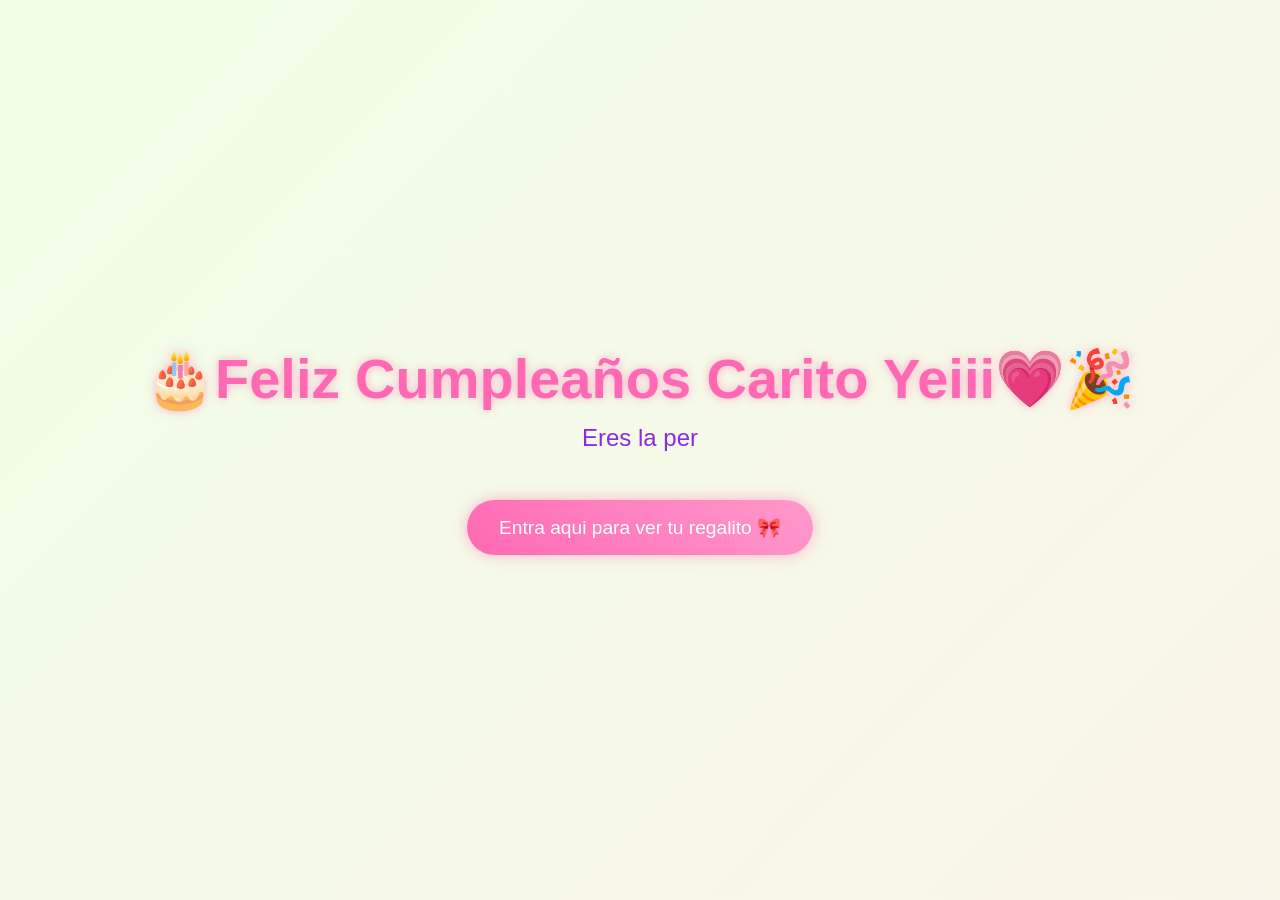
<file: index.html>
<!DOCTYPE html>
<html lang="en">
<head>
    <meta charset="UTF-8">
    <meta name="viewport" content="width=device-width, initial-scale=1.0">
    <title>Cumpleaños Carito</title>
    <script src="https://cdnjs.cloudflare.com/ajax/libs/gsap/3.12.2/gsap.min.js"></script>
    <link rel="stylesheet" href="style.css">

     <link rel="icon" type="image/png" href="foto.png">
    
</head>
<body>
    <!-- <div class="cursor"></div> -->
    <div class="container">
        <h1>🎂Feliz Cumpleaños Carito Yeiii💗🎉</h1>
        <div class="greeting"></div>
        <button class="cta-button">Entra aqui para ver tu regalito 🎀</button>
    </div>

    <script src="script.js">
        
    </script>
</body>
</html>
</file>
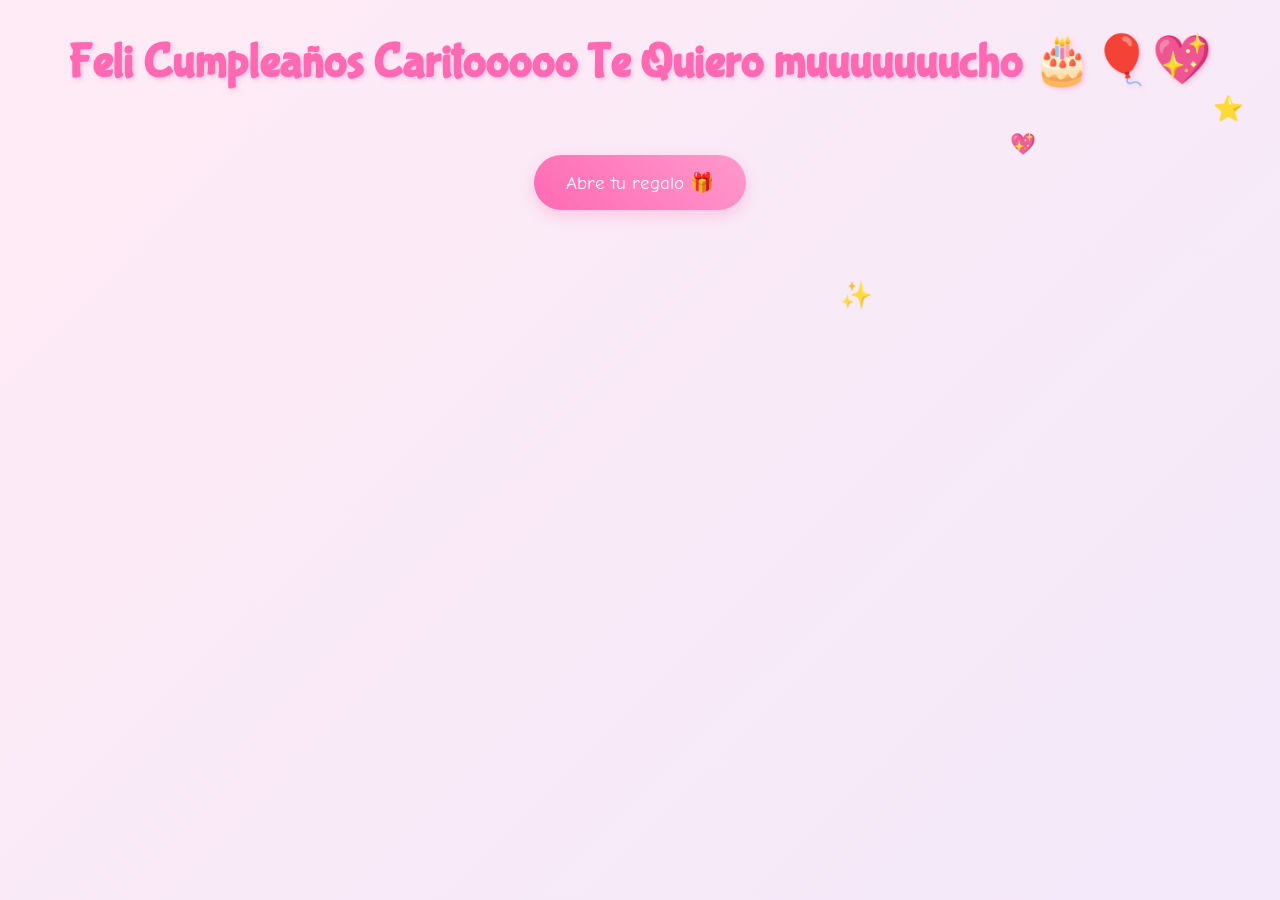
<file: cause.html>
<!DOCTYPE html>
<html lang="en">
<head>
    <meta charset="UTF-8">
    <meta name="viewport" content="width=device-width, initial-scale=1.0">
    <title>Muakk 💖</title>
    <script src="https://cdnjs.cloudflare.com/ajax/libs/gsap/3.12.2/gsap.min.js"></script>
    <link rel="stylesheet" href="./cause.css">
    <style>
       
    </style>
</head>
<body>
    <!-- <div class="custom-cursor">
        <svg viewBox="0 0 24 24">
            <path fill="#ff69b4" d="M12 21.35l-1.45-1.32C5.4 15.36 2 12.28 2 8.5 2 5.42 4.42 3 7.5 3c1.74 0 3.41.81 4.5 2.09C13.09 3.81 14.76 3 16.5 3 19.58 3 22 5.42 22 8.5c0 3.78-3.4 6.86-8.55 11.54L12 21.35z"/>
        </svg>
    </div> -->

    <div class="container">

        <div>
            <h1>Feli Cumpleaños Caritooooo Te Quiero muuuuuuucho 🎂🎈💖</h1>
        </div>

        <div id="reasons-container"></div>
        
        <button class="shuffle-button">Abre tu regalo 🎁</button>
        <div class="reason-counter"></div>

        <!-- <div class="ending-section">
            <div class="teddy-hug">
                <img src="./d1.jpg" alt="Teddy Hug">
            </div>
            <div class="ending-text">You're the BESTEST ! 💖</div>
        </div> -->
    </div>

    <script src="cause.js">
       
    </script>
</body>
</html>
</file>
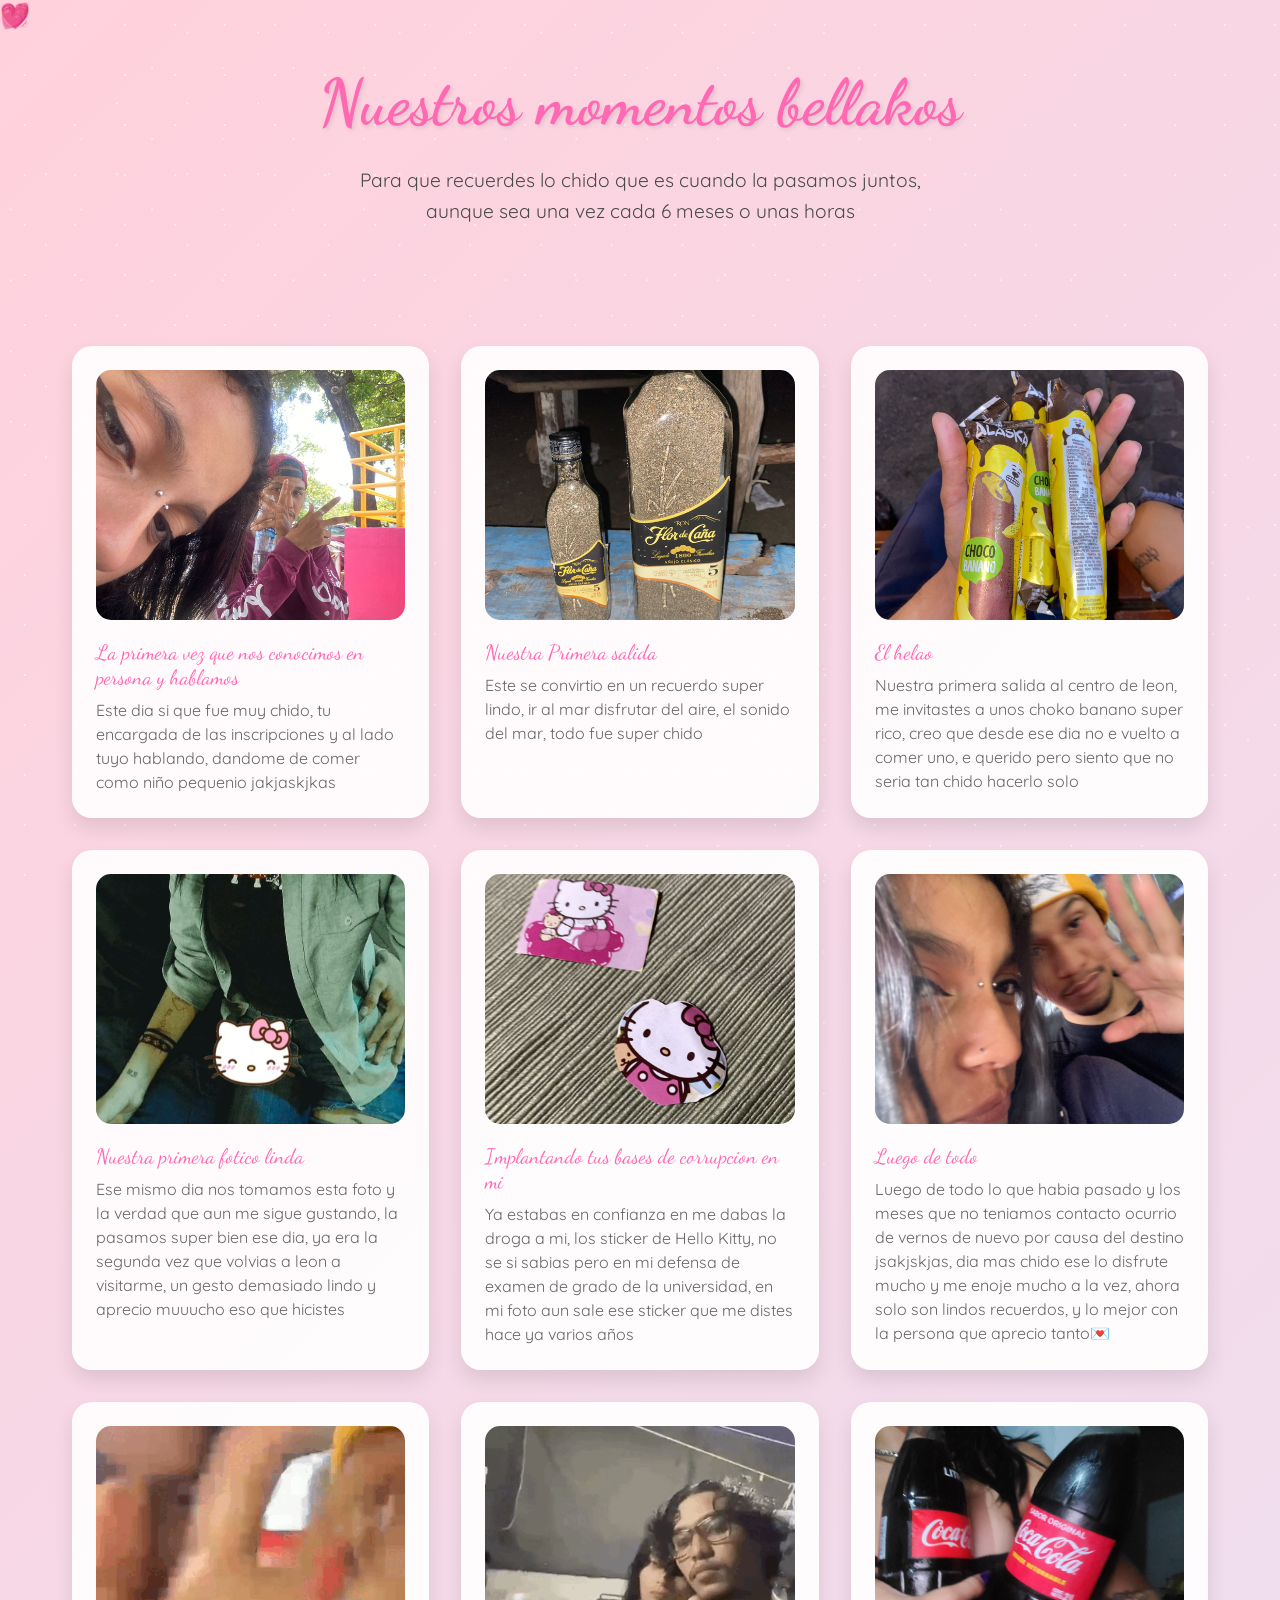
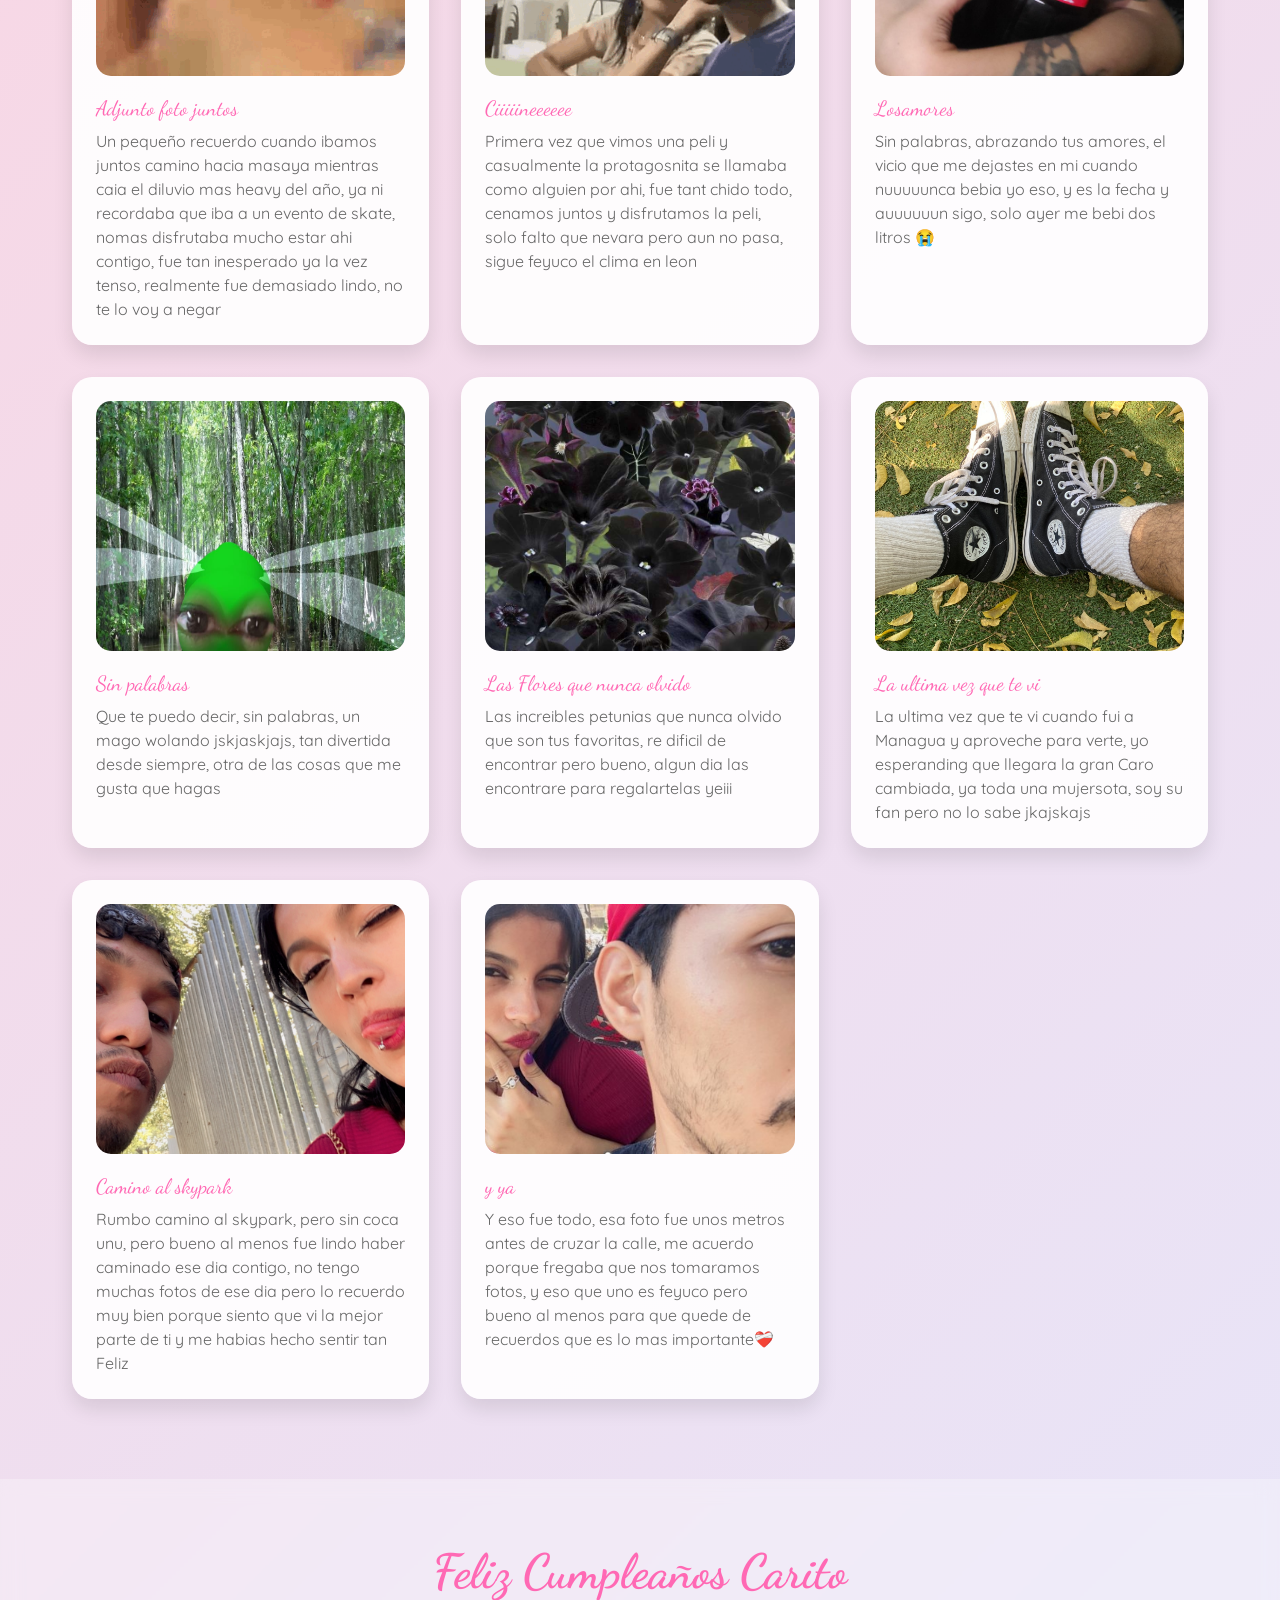
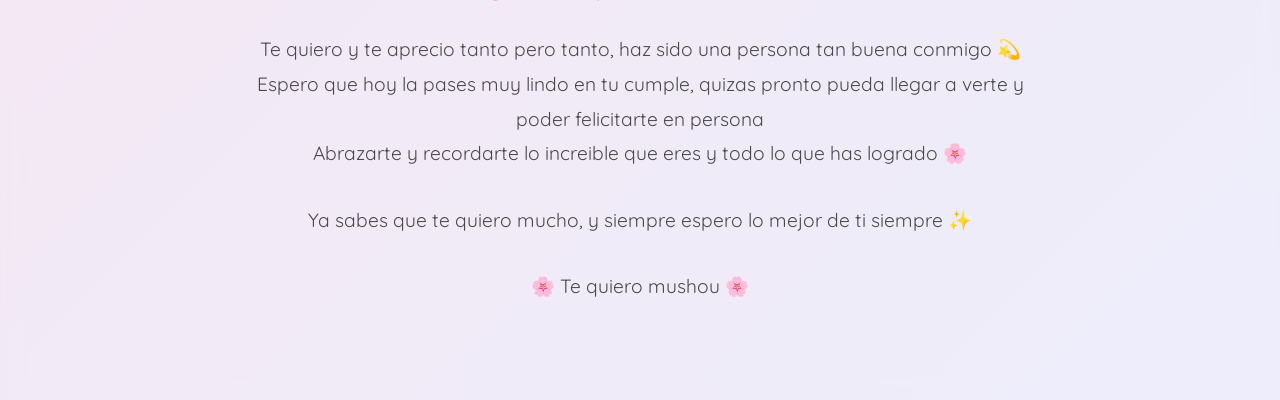
<file: last.html>
<!DOCTYPE html>
<html lang="en">

<head>
    <meta charset="UTF-8">
    <meta name="viewport" content="width=device-width, initial-scale=1.0">
    <title>Nuestros recuerdos Bacanos ✨</title>
    <style>
        @import url('https://fonts.googleapis.com/css2?family=Dancing+Script:wght@700&family=Quicksand:wght@300;400;500;600&display=swap');

        * {
            margin: 0;
            padding: 0;
            box-sizing: border-box;
        }

        body {
            min-height: 100vh;
            background: linear-gradient(135deg,
                    #ffd1dc 0%,
                    #e6e6fa 25%,
                    #ffefd5 50%,
                    #e6e6fa 75%,
                    #ffd1dc 100%);
            background-size: 400% 400%;
            animation: gradientFlow 15s ease infinite;
            font-family: 'Quicksand', sans-serif;
            overflow-x: hidden;
            color: #4a4a4a;
        }

        @keyframes gradientFlow {
            0% {
                background-position: 0% 50%;
            }

            50% {
                background-position: 100% 50%;
            }

            100% {
                background-position: 0% 50%;
            }
        }

        /* Enhanced Sparkle Effect */
        .magic-sparkles {
            position: fixed;
            top: 0;
            left: 0;
            width: 100%;
            height: 100%;
            pointer-events: none;
            z-index: 1;
        }

        .sparkle {
            position: absolute;
            width: 6px;
            height: 6px;
            border-radius: 50%;
            background-color: white;
            animation: twinkle var(--duration, 4s) ease-in-out infinite;
            opacity: 0;
        }

        @keyframes twinkle {

            0%,
            100% {
                opacity: 0;
                transform: scale(0.5);
            }

            50% {
                opacity: 0.8;
                transform: scale(1);
            }
        }

        /* Generate 50 sparkles with different positions and animations */
        .magic-sparkles::before,
        .magic-sparkles::after {
            content: '';
            position: absolute;
            width: 100%;
            height: 100%;
            background-image: radial-gradient(circle, white 1px, transparent 1px);
            background-size: 50px 50px;
            animation: sparkleLayer 8s linear infinite;
            opacity: 0.5;
        }

        .magic-sparkles::after {
            animation-delay: -4s;
            transform: rotate(45deg);
        }

        @keyframes sparkleLayer {
            0% {
                transform: translateY(0);
            }

            100% {
                transform: translateY(-50px);
            }
        }

        /* Floating Hearts */
        .floating-hearts {
            position: fixed;
            width: 100%;
            height: 100%;
            pointer-events: none;
            z-index: 2;
        }

        .heart {
            position: absolute;
            font-size: 1.5rem;
            color: rgba(255, 105, 180, 0.6);
            animation: floatHeart var(--float-duration, 6s) ease-in-out infinite;
            animation-delay: var(--delay, 0s);
        }

        @keyframes floatHeart {
            0% {
                transform: translate(0, 100vh) rotate(0deg);
            }

            100% {
                transform: translate(var(--translate-x, 0), -100vh) rotate(360deg);
            }
        }

        /* Welcome Section */
        .welcome {
            text-align: center;
            padding: 4rem 2rem;
            position: relative;
            z-index: 3;
        }

        .welcome h1 {
            font-family: 'Dancing Script', cursive;
            font-size: 4rem;
            color: #ff69b4;
            text-shadow: 2px 2px 4px rgba(0, 0, 0, 0.1);
            animation: fadeInScale 2s ease;
        }

        .welcome p {
            font-size: 1.2rem;
            max-width: 600px;
            margin: 1.5rem auto;
            line-height: 1.6;
            animation: fadeIn 2s ease 0.5s both;
        }

        /* Enhanced Memory Cards */
        .memory-container {
            max-width: 1200px;
            margin: 0 auto;
            padding: 2rem;
            display: grid;
            grid-template-columns: repeat(auto-fit, minmax(300px, 1fr));
            gap: 2rem;
            z-index: 3;
            position: relative;
        }

        .memory-card {
            background: rgba(255, 255, 255, 0.9);
            border-radius: 20px;
            padding: 1.5rem;
            box-shadow: 0 10px 20px rgba(0, 0, 0, 0.1);
            transition: all 0.5s cubic-bezier(0.4, 0, 0.2, 1);
            position: relative;
            overflow: hidden;
        }

        .memory-card:hover {
            transform: translateY(-10px) scale(1.02);
            box-shadow: 0 15px 30px rgba(0, 0, 0, 0.15);
        }

        .memory-card::before {
            content: '';
            position: absolute;
            top: 0;
            left: 0;
            width: 100%;
            height: 100%;
            background: linear-gradient(45deg, transparent, rgba(255, 255, 255, 0.4), transparent);
            transform: translateX(-100%);
            transition: 0.5s;
        }

        .memory-card:hover::before {
            transform: translateX(100%);
        }

        .memory-img {
            width: 100%;
            height: 250px;
            object-fit: cover;
            border-radius: 15px;
            margin-bottom: 1rem;
            transition: transform 0.5s ease;
        }

        .memory-card:hover .memory-img {
            transform: scale(1.05);
        }

        .memory-date {
            font-family: 'Dancing Script', cursive;
            color: #ff69b4;
            font-size: 1.3rem;
            margin-bottom: 0.5rem;
        }

        .memory-caption {
            font-size: 1rem;
            line-height: 1.5;
            color: #666;
        }

        /* Final Message Section */
        .final-message {
            text-align: center;
            padding: 4rem 2rem;
            background: rgba(255, 255, 255, 0.3);
            backdrop-filter: blur(10px);
            margin-top: 3rem;
            position: relative;
            z-index: 3;
        }

        .final-message h2 {
            font-family: 'Dancing Script', cursive;
            font-size: 3rem;
            color: #ff69b4;
            margin-bottom: 2rem;
            animation: heartbeat 2s infinite;
        }

        @keyframes heartbeat {

            0%,
            100% {
                transform: scale(1);
            }

            50% {
                transform: scale(1.1);
            }
        }

        .final-message p {
            font-size: 1.2rem;
            max-width: 800px;
            margin: 0 auto 2rem;
            line-height: 1.8;
        }

        .goodbye-btn {
            display: inline-block;
            padding: 1rem 2rem;
            font-size: 1.2rem;
            background: linear-gradient(45deg, #ff69b4, #da70d6);
            color: white;
            border: none;
            border-radius: 50px;
            cursor: pointer;
            text-decoration: none;
            transition: all 0.3s ease;
            box-shadow: 0 5px 15px rgba(255, 105, 180, 0.4);
            animation: float 3s infinite ease-in-out;
        }

        .goodbye-btn:hover {
            transform: translateY(-5px);
            box-shadow: 0 8px 20px rgba(255, 105, 180, 0.6);
        }

        @keyframes float {

            0%,
            100% {
                transform: translateY(0);
            }

            50% {
                transform: translateY(-10px);
            }
        }

        /* Animations */
        @keyframes fadeInScale {
            0% {
                opacity: 0;
                transform: scale(0.8);
            }

            100% {
                opacity: 1;
                transform: scale(1);
            }
        }

        @keyframes fadeIn {
            0% {
                opacity: 0;
            }

            100% {
                opacity: 1;
            }
        }

        /* Generate Hearts */
        .js-generate-hearts {
            position: fixed;
            width: 100%;
            height: 100%;
            pointer-events: none;
            z-index: 2;
        }

        /* Custom Scrollbar */
        ::-webkit-scrollbar {
            width: 12px;
        }

        ::-webkit-scrollbar-track {
            background: rgba(255, 255, 255, 0.4);
        }

        ::-webkit-scrollbar-thumb {
            background: linear-gradient(45deg, #ff69b4, #da70d6);
            border-radius: 6px;
        }

        /* Responsive Design */
        @media (max-width: 768px) {
            .welcome h1 {
                font-size: 3rem;
            }

            .memory-container {
                grid-template-columns: 1fr;
            }

            .final-message h2 {
                font-size: 2.5rem;
            }
        }
    </style>
</head>

<body>
    <div class="magic-sparkles"></div>
    <div class="floating-hearts">
        <!-- Hearts will be generated via CSS -->
        <div class="heart" style="--float-duration: 6s; --delay: 0s; --translate-x: 20px;">💝</div>
        <div class="heart" style="--float-duration: 8s; --delay: 1s; --translate-x: -30px;">💖</div>
        <div class="heart" style="--float-duration: 7s; --delay: 2s; --translate-x: 40px;">💗</div>
        <div class="heart" style="--float-duration: 9s; --delay: 3s; --translate-x: -20px;">💓</div>
        <div class="heart" style="--float-duration: 5s; --delay: 4s; --translate-x: 30px;">💕</div>
    </div>

    <section class="welcome">
        <h1>Nuestros momentos bellakos</h1>
        <p>Para que recuerdes lo chido que es cuando la pasamos juntos, aunque sea una vez cada 6 meses o unas horas</p>
    </section>

    <div class="memory-container">
        <div class="memory-card">
            <img src="./R1.jpeg" alt="First Date" class="memory-img">
            <div class="memory-date">La primera vez que nos conocimos en persona y hablamos</div>
            <div class="memory-caption">Este dia si que fue muy chido, tu encargada de las inscripciones y al lado tuyo hablando, dandome de comer como niño pequenio jakjaskjkas</div>
        </div>
        <div class="memory-card">
            <img src="./R2.jpeg" alt="Beach Day" class="memory-img">
            <div class="memory-date">Nuestra Primera salida</div>
            <div class="memory-caption">Este se convirtio en un recuerdo super lindo, ir al mar disfrutar del aire,  el sonido del mar, todo fue super chido</div>
        </div>
<div class="memory-card">
            <img src="./R3.jpeg" alt="Beach Day" class="memory-img">
            <div class="memory-date">El helao</div>
            <div class="memory-caption">Nuestra primera salida al centro de leon, me invitastes a unos choko banano super rico, creo que desde ese dia no e vuelto a comer uno, e querido pero siento que no seria tan chido hacerlo solo</div>
        </div>
        <div class="memory-card">
            <img src="./R4.jpeg" alt="Beach Day" class="memory-img">
            <div class="memory-date">Nuestra primera fotico linda</div>
            <div class="memory-caption">Ese mismo dia nos tomamos esta foto y la verdad que aun me sigue gustando, la pasamos super bien ese dia, ya era la segunda vez que volvias a leon a visitarme, un gesto demasiado lindo y aprecio muuucho eso que hicistes </div>
        </div>
        <div class="memory-card">
            <img src="./R5.jpeg" alt="Beach Day" class="memory-img">
            <div class="memory-date">Implantando tus bases de corrupcion en mi</div>
            <div class="memory-caption">Ya estabas en confianza en me dabas la droga a mi, los sticker de Hello Kitty, no se si sabias pero en mi defensa de examen de grado de la universidad, en mi foto aun sale ese sticker que me distes hace ya varios años</div>
        </div>
        <div class="memory-card">
            <img src="./R6.jpeg" alt="Beach Day" class="memory-img">
            <div class="memory-date">Luego de todo</div>
            <div class="memory-caption">Luego de todo lo que habia pasado y los meses que no teniamos contacto ocurrio de vernos de nuevo por causa del destino jsakjskjas, dia mas chido ese lo disfrute mucho y me enoje mucho a la vez, ahora solo son lindos recuerdos, y lo mejor con la persona que aprecio tanto💌</div>
        </div>
        <div class="memory-card">
            <img src="./R7.gif" alt="Beach Day" class="memory-img">
            <div class="memory-date">Adjunto foto juntos</div>
            <div class="memory-caption">Un pequeño recuerdo cuando ibamos juntos camino hacia masaya mientras caia el diluvio mas heavy del año, ya ni recordaba que iba a un evento de skate, nomas disfrutaba mucho estar ahi contigo, fue tan inesperado ya la vez tenso, realmente fue demasiado lindo, no te lo voy a negar</div>
        </div>
        <div class="memory-card">
            <img src="./R8.gif" alt="Beach Day" class="memory-img">
            <div class="memory-date">Ciiiiineeeeee</div>
            <div class="memory-caption">Primera vez que vimos una peli y casualmente la protagosnita se llamaba como alguien por ahi, fue tant chido todo, cenamos juntos y disfrutamos la peli, solo falto que nevara pero aun no pasa, sigue feyuco el clima en leon</div>
        </div>
        <div class="memory-card">
            <img src="./R9.jpeg" alt="Beach Day" class="memory-img">
            <div class="memory-date">Losamores</div>
            <div class="memory-caption">Sin palabras, abrazando tus amores, el vicio que me dejastes en mi cuando nuuuuunca bebia yo eso, y es la fecha y auuuuuun sigo, solo ayer me bebi dos litros 😭</div>
        </div>
        <div class="memory-card">
            <img src="./R10.jpeg" alt="Beach Day" class="memory-img">
            <div class="memory-date">Sin palabras</div>
            <div class="memory-caption">Que te puedo decir, sin palabras, un mago wolando jskjaskjajs, tan divertida desde siempre, otra de las cosas que me gusta que hagas</div>
        </div>
        <div class="memory-card">
            <img src="./R11.jpeg" alt="Beach Day" class="memory-img">
            <div class="memory-date">Las Flores que nunca olvido</div>
            <div class="memory-caption">Las increibles petunias que nunca olvido que son tus favoritas, re dificil de encontrar pero bueno, algun dia las encontrare para regalartelas yeiii</div>
        </div>
        <div class="memory-card">
            <img src="./R12.jpeg" alt="Beach Day" class="memory-img">
            <div class="memory-date">La ultima vez que te vi</div>
            <div class="memory-caption">La ultima vez que te vi cuando fui a Managua y aproveche para verte, yo esperanding que llegara la gran Caro cambiada, ya toda una mujersota, soy su fan pero no lo sabe jkajskajs</div>
        </div>
                <div class="memory-card">
            <img src="./R13.jpeg" alt="Beach Day" class="memory-img">
            <div class="memory-date">Camino al skypark</div>
            <div class="memory-caption">Rumbo camino al skypark, pero sin coca unu, pero bueno al menos fue lindo haber caminado ese dia contigo, no tengo muchas fotos de ese dia pero lo recuerdo muy bien porque siento que vi la mejor parte de ti y me habias hecho sentir tan Feliz</div>
        </div>
                <div class="memory-card">
            <img src="./R14.jpeg" alt="Beach Day" class="memory-img">
            <div class="memory-date">y ya</div>
            <div class="memory-caption">Y eso fue todo, esa foto fue unos metros antes de cruzar la calle, me acuerdo porque fregaba que nos tomaramos fotos, y eso que uno es feyuco pero bueno al menos para que quede de recuerdos que es lo mas importante❤️‍🩹</div>
        </div>

    </div>

    <section class="final-message">
        <h2>Feliz Cumpleaños Carito</h2>
        <p>Te quiero y te aprecio tanto pero tanto, haz sido una persona tan buena conmigo 💫<br>
           Espero que hoy la pases muy lindo en tu cumple, quizas pronto pueda llegar a verte y poder felicitarte en persona<br>
           Abrazarte y recordarte lo increible que eres y todo lo que has logrado 🌸</p>
        <p>Ya sabes que te quiero mucho, y siempre espero lo mejor de ti siempre ✨</p>
        <p>🌸 Te quiero mushou 🌸</p>
    </section>
</body>

</html>
</file>
<file: style.css>
* {
    margin: 0;
    padding: 0;
    box-sizing: border-box;
    /* cursor: none; */
}

body {
    min-height: 100vh;
    display: flex;
    flex-direction: column;
    align-items: center;
    justify-content: center;
    background: linear-gradient(-45deg, #fee9f7, #e8f5fe, #fef2e8, #f0ffe8);
    background-size: 400% 400%;
    animation: gradientBG 15s ease infinite;
    font-family: 'Arial Rounded MT Bold', Arial, sans-serif;
    overflow: hidden;
    position: relative;
}

    /* .cursor {
        width: 20px;
        height: 20px;
        background: pink;
        border-radius: 50%;
        position: fixed;
        pointer-events: none;
        mix-blend-mode: difference;
        transition: transform 0.2s;
    } */

.container {
    text-align: center;
    z-index: 1;
}

h1 {
    font-size: 3.5rem;
    color: #ff69b4;
    text-shadow: 0 0 10px rgba(255, 105, 180, 0.5);
    margin-bottom: 2rem;
    opacity: 0;
}

.greeting {
    font-size: 1.5rem;
    color: #8a2be2;
    margin-bottom: 3rem;
    min-height: 2em;
}

.cta-button {
    padding: 1rem 2rem;
    font-size: 1.2rem;
    background: linear-gradient(45deg, #ff69b4, #ff99cc);
    border: none;
    border-radius: 50px;
    color: white;
    cursor: pointer;
    box-shadow: 0 0 15px rgba(255, 105, 180, 0.5);
    transition: transform 0.3s, box-shadow 0.3s;
    opacity: 0;
}

.cta-button:hover {
    transform: scale(1.1);
    box-shadow: 0 0 25px rgba(255, 105, 180, 0.7);
}

.floating {
    position: absolute;
    pointer-events: none;
    opacity: 0;
}

@keyframes gradientBG {
    0% { background-position: 0% 50%; }
    50% { background-position: 100% 50%; }
    100% { background-position: 0% 50%; }
}

@media (max-width: 768px) {
    h1 { font-size: 2rem; }
    .greeting { font-size: 1.2rem; }
    .cta-button { font-size: 1rem; }
}
</file>
<file: cause.css>
@import url('https://fonts.googleapis.com/css2?family=Bubblegum+Sans&family=Comic+Neue:wght@700&family=Quicksand:wght@500&display=swap');

* {
    margin: 0;
    padding: 0;
    box-sizing: border-box;
    /* cursor: none; */
}

body {
    min-height: 100vh;
    background: linear-gradient(-45deg, #ffe6e6, #e6e6ff, #ffebf5);
    background-size: 400% 400%;
    animation: gradientBG 15s ease infinite;
    font-family: 'Quicksand', sans-serif;
    overflow-x: hidden;
    padding: 2rem;
}

/* .custom-cursor {
    width: 30px;
    height: 30px;
    position: fixed;
    pointer-events: none;
    z-index: 9999;
    mix-blend-mode: difference;
    transition: transform 0.1s;
}

.custom-cursor svg {
    width: 100%;
    height: 100%;
    filter: drop-shadow(0 0 5px rgba(255, 182, 193, 0.5));
} */

.container {
    max-width: 1200px;
    margin: 0 auto;
    text-align: center;
    position: relative;
    z-index: 1;
    /* border: 1px solid black; */
}

h1 {
    font-family: 'Bubblegum Sans', cursive;
    font-size: 3rem;
    color: #ff69b4;
    text-shadow: 2px 2px 4px rgba(255, 105, 180, 0.3);
    margin-bottom: 2rem;
    animation: bounce 1s ease infinite;
}

.reason-card {
    background: rgba(255, 255, 255, 0.9);
    border-radius: 20px;
    padding: 2rem;
    margin: 1.5rem;
    box-shadow: 0 5px 15px rgba(0, 0, 0, 0.1);
    transition: transform 0.3s, box-shadow 0.3s;
    cursor: pointer;
    position: relative;
    overflow: hidden;
    margin-bottom: 50px;
    /* color: red; */
     color: black;
    text-shadow:
        -1px -1px 0 white,
         1px -1px 0 white,
        -1px  1px 0 white,
         1px  1px 0 white;
}

.reason-card:hover {
    transform: translateY(-5px);
    box-shadow: 0 8px 25px rgba(255, 105, 180, 0.2);
}

.reason-text {
    font-size: 1.2rem;
    margin-bottom: 1rem;
    position: relative;
    z-index: 2;
}

.gif-overlay {
    position: absolute;
    top: 0;
    left: 0;
    width: 100%;
    height: 100%;
    background: rgba(255, 255, 255, 0.95);
    display: flex;
    align-items: center;
    justify-content: center;
    opacity: 1;
    transition: opacity 0.3s;
    z-index: 1;
}

.reason-card:hover .gif-overlay {
    opacity: 1;
}

.shuffle-button {
    background: linear-gradient(45deg, #ff69b4, #ff99cc);
    border: none;
    border-radius: 50px;
    padding: 3rem 2rem;
    font-size: 1.2rem;
    color: white;
    margin-top: 2rem;
    cursor: pointer;
    transition: transform 0.3s;
    font-family: 'Comic Neue', cursive;
    box-shadow: 0 5px 15px rgba(255, 105, 180, 0.3);
}

.shuffle-button:hover {
    transform: scale(1.1);
}

.floating {
    position: fixed;
    pointer-events: none;
    animation: float 3s ease-in-out infinite;
}

.ending-section {
    margin-top: 4rem;
    padding: 2rem;
    text-align: center;
}

.ending-text {
    font-family: 'Bubblegum Sans', cursive;
    font-size: 2rem;
    color: #ff69b4;
    margin-bottom: 2rem;
    opacity: 0;
    transform: translateY(20px);
}

.teddy-hug {
    width: 200px;
    margin: 0 auto;
    transform: scale(0);
}

@keyframes gradientBG {
    0% { background-position: 0% 50%; }
    50% { background-position: 100% 50%; }
    100% { background-position: 0% 50%; }
}

@keyframes float {
    0%, 100% { transform: translateY(0); }
    50% { transform: translateY(-20px); }
}

@keyframes bounce {
    0%, 100% { transform: translateY(0); }
    50% { transform: translateY(-10px); }
}

@media (max-width: 768px) {
    h1 { font-size: 2rem; }
    .reason-card { margin: 1rem;  margin-bottom: 50px; }
    .reason-text { font-size: 1.2rem; }
}
.shuffle-button {
    background: linear-gradient(45deg, #ff69b4, #ff99cc);
    border: none;
    border-radius: 50px;
    padding: 1rem 2rem;
    font-size: 1.2rem;
    color: white;
    margin: 2rem 0;
    cursor: pointer;
    transition: all 0.3s;
    font-family: 'Comic Neue', cursive;
    box-shadow: 0 5px 15px rgba(255, 105, 180, 0.3);
}

.shuffle-button.story-mode {
    background: linear-gradient(45deg, #9b6dff, #ff6dc7);
    transform: scale(1.1);
}

.shuffle-button:hover {
    transform: scale(1.1);
}

.shuffle-button.story-mode:hover {
    transform: scale(1.2);
}

.reason-counter {
    font-size: 0.9rem;
    color: #ff69b4;
    margin-top: 1rem;
    opacity: 0.7;
}
</file>
